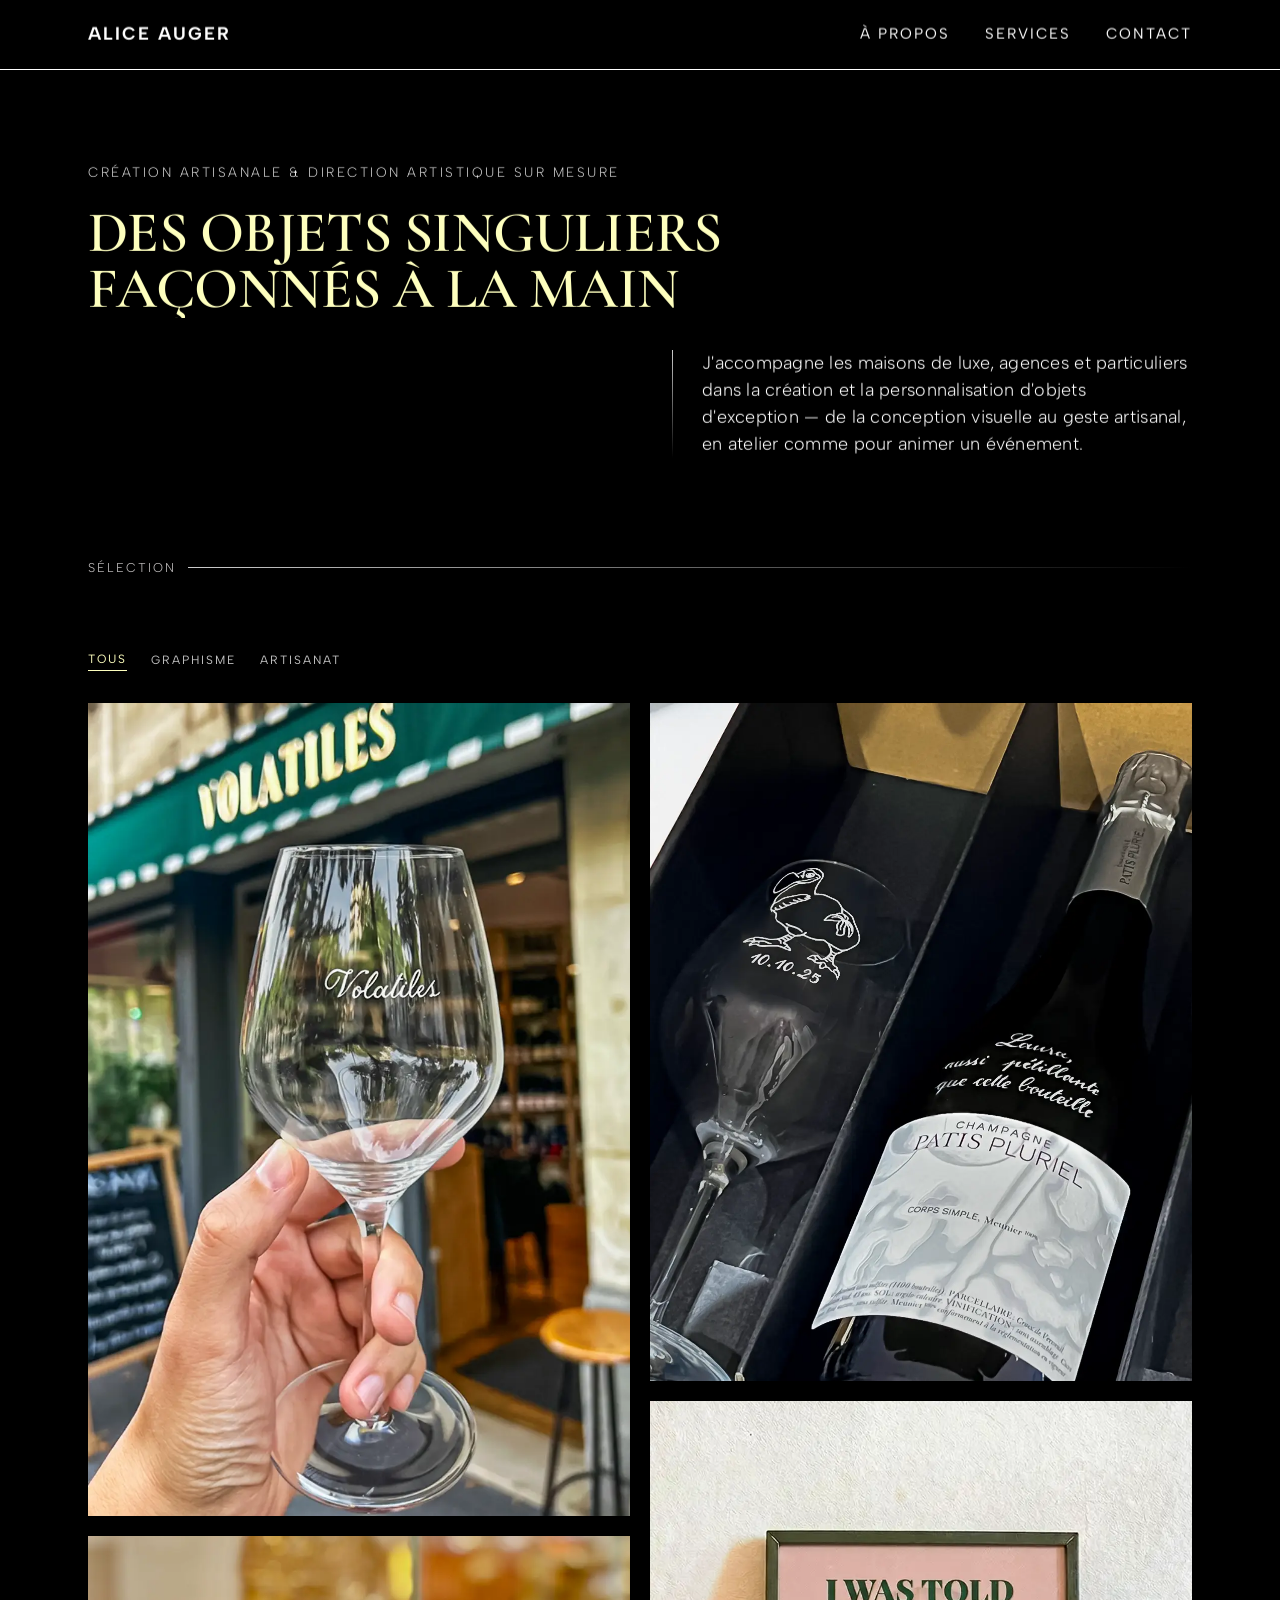
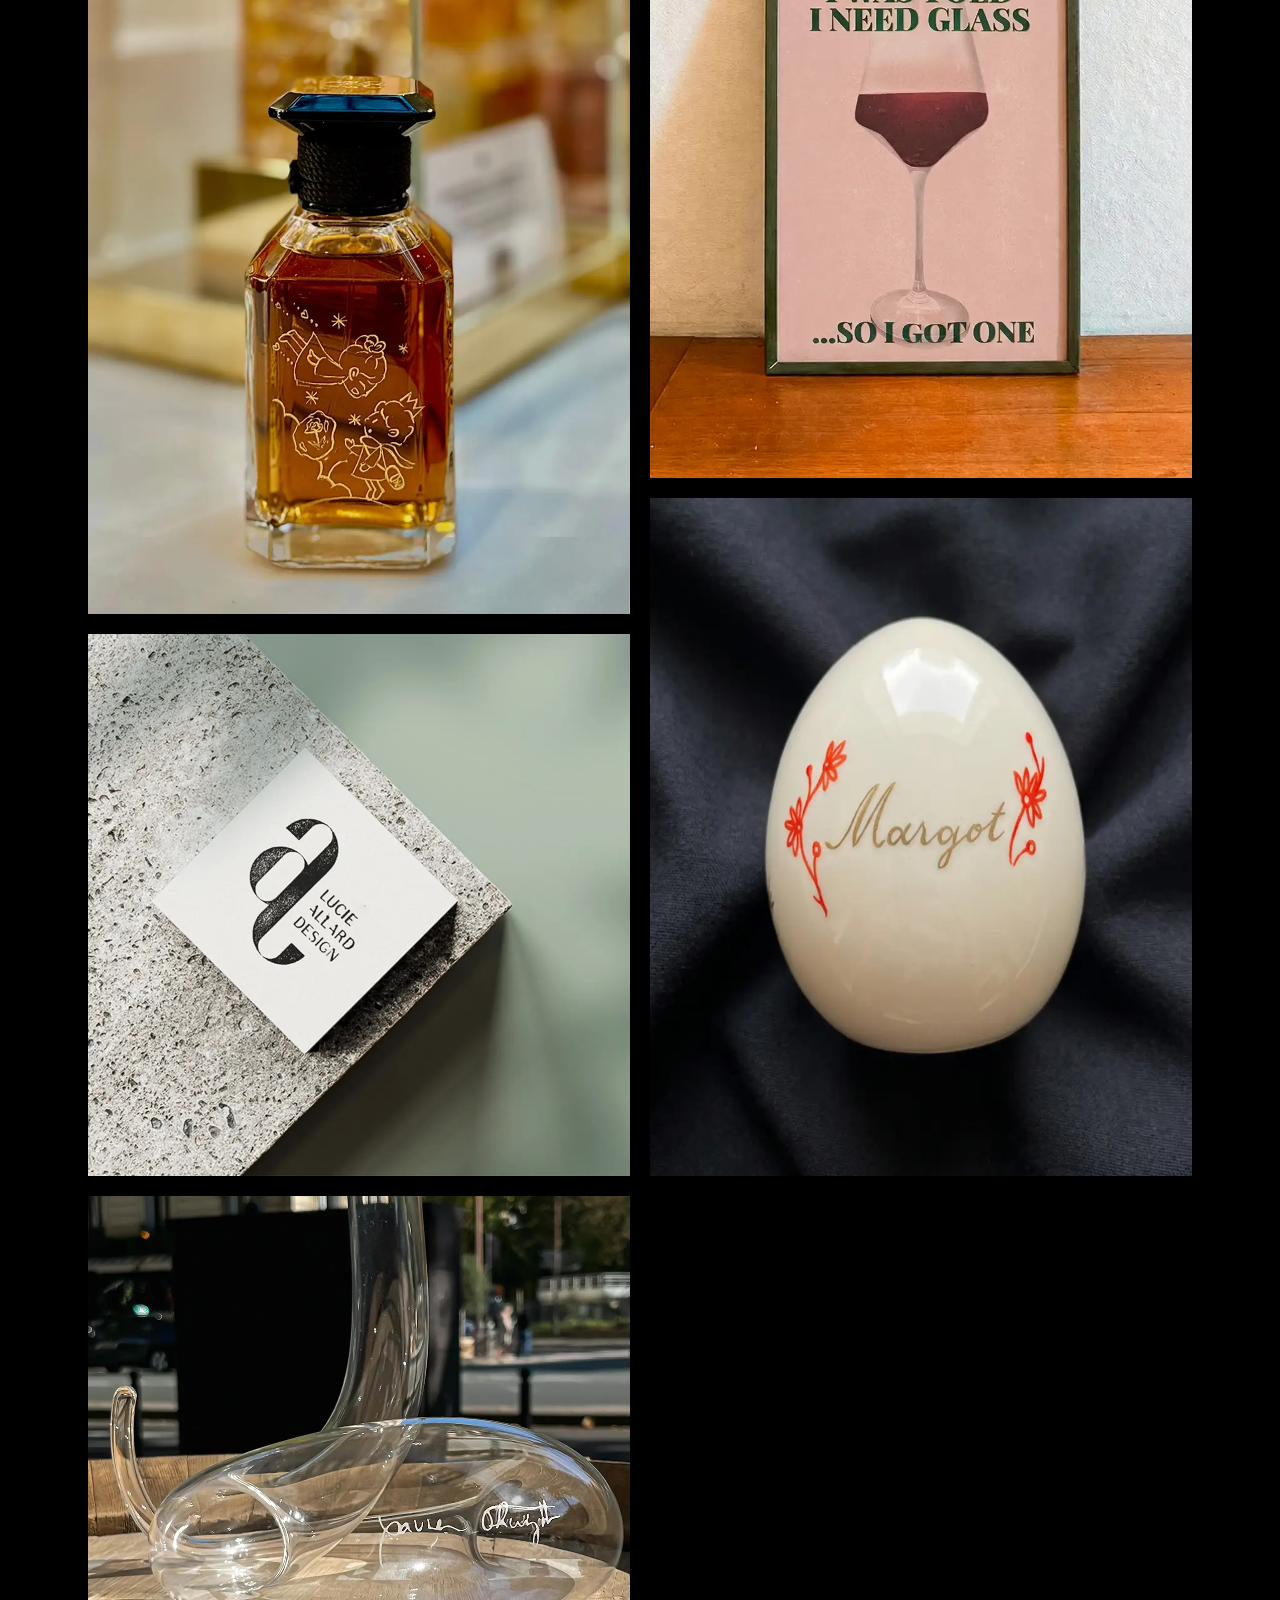
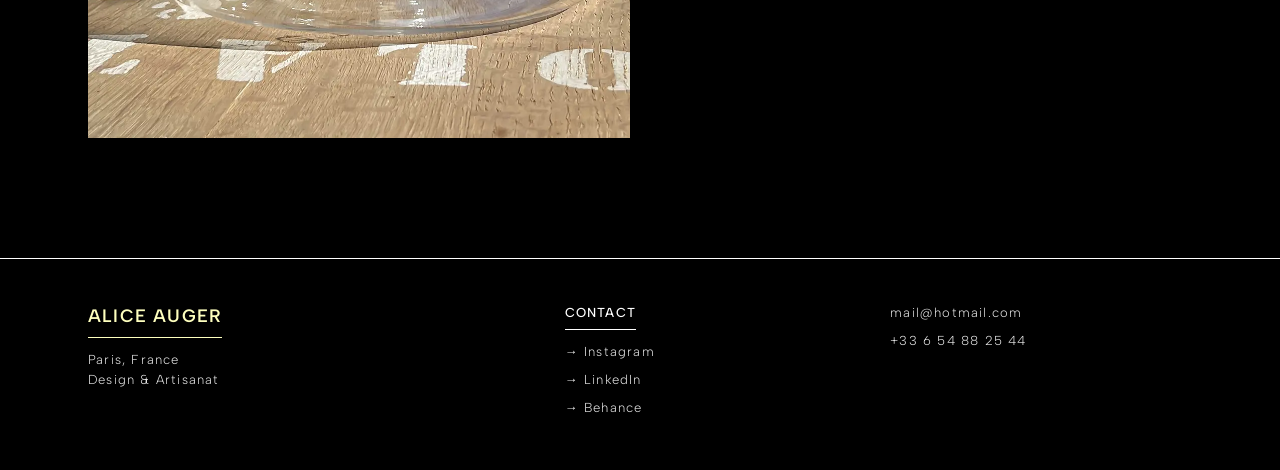
<file: index.html>
<!DOCTYPE html>
<html lang="fr">

<head>
    <meta charset="UTF-8">
    <meta name="viewport" content="width=device-width, initial-scale=1.0">
    <title>Alice Auger | Portfolio</title>
    <link rel="stylesheet" href="css/style.css">
</head>

<body>
    <a href="#main-content" class="skip-link">Aller au contenu</a>
    <div class="progress-bar"></div>
    <header>
        <div class="logo">
            <div class="reveal-mask">
                <a href="index.html" class="reveal-logo">
                    <span class="logo-name">ALICE AUGER</span>

                </a>
            </div>
        </div>

        <input type="checkbox" id="burger-check">
        <label for="burger-check" class="hamburger" aria-label="Ouvrir le menu">
            <span class="bar"></span>
            <span class="bar"></span>
            <span class="bar"></span>
        </label>

        <nav aria-label="Navigation principale">
            <a href="apropos.html">À PROPOS</a>
            <a href="services.html">SERVICES</a>
            <a href="contact.html">CONTACT</a>
        </nav>
    </header>

    <main id="main-content">
      <section class="hero">
    <!-- NOUVEAU SOUS-TITRE -->
    <div class="hero-subtitle">
        <span class="reveal-mask">
            <span class="reveal-text">Création Artisanale & Direction Artistique sur mesure</span>
          
        </span>
        
    </div>

    <h1 class="hero-title">
        <span class="reveal-mask">
            <span class="reveal-text">Des objets singuliers 
          façonnés à la main</span>
        </span>
    </h1>
            <div class="hero-details">
                <div class="hero-col-left"></div>
                <div class="hero-col-right">
                    <div class="divider-line2"></div>
                    <div class="reveal-mask">
                        <p class="reveal-text">
                            J'accompagne les maisons de luxe, agences et particuliers dans la création et la personnalisation d'objets
                            d'exception&nbsp;— de la conception visuelle au geste artisanal, en atelier comme pour
                            animer un événement.
                        </p>
                    </div>
                </div>
            </div>

            <div class="next-label" id="portfolio">
                <span class="txt-label" id="reveal-label">SÉLECTION</span>
                <div class="divider-line"></div>
            </div>
        </section>

        <section class="gallery">
            <div class="filter-nav">
                <button class="filter-btn active" data-filter="all" aria-pressed="true">Tous</button>
                <button class="filter-btn" data-filter="graphisme" aria-pressed="false">Graphisme</button>
                <button class="filter-btn" data-filter="artisanat" aria-pressed="false">Artisanat</button>
            </div>

            <div class="grid-layout">

                <!-- PROJET 1. VOLATILES -->
                <div class="grid-item tall artisanat">
                    <a href="projets.html?id=volatiles">
                        <img src="image/home/vol-2.webp" loading="lazy" alt="Animation de gravure personnalisée sur verre — cave à vin Volatiles">
                        <div class="item-overlay">
                            <div class="category">
                                <span>Artisanat</span>
                                <div class="divider-line3"></div>
                            </div>
                            <div>
                                <h3 class="project-name">Volatiles</h3>
                                <span class="project-date">2025-2026</span>
                            </div>
                        </div>
                    </a>
                </div>

                <!-- PROJET 2. LVMH -->
                <div class="grid-item portrait artisanat">
                    <a href="projets.html?id=lvmh">
                        <img src="image/home/GLH-9.webp" loading="lazy" alt="Prestations de personnalisation artisanal en direct - Partout à Paris"> 
                        <div class="item-overlay">
                            <div class="category">
                                <span>Artisanat</span>
                                <div class="divider-line3"></div>
                            </div>
                            <div>
                                <h3 class="project-name">Partout à Paris</h3>
                                <span class="project-date">depuis 2019</span>
                            </div>
                        </div>
                    </a>
                </div>

                <!-- PROJET 3. LUCIE ALLARD -->
                <div class="grid-item square graphisme">
                    <a href="projets.html?id=lucie-allard">
                        <img src="image/home/logo.webp" loading="lazy" alt="Lucie Allard Design">
                        <div class="item-overlay">
                            <div class="category">
                                <span>Graphisme</span>
                                <div class="divider-line3"></div>
                            </div>
                            <div>
                                <h3 class="project-name">Lucie Allard</h3>
                                <span class="project-date">2024</span>
                            </div>
                        </div>
                    </a>
                </div>

                <!-- PROJET 4. THUIZAT -->
                <div class="grid-item square artisanat">
                    <a href="projets.html?id=signature">
                        <img src="image/home/thuizat.webp" loading="lazy" alt="Gravure d'exception sur carafe en cristal">
                        <div class="item-overlay">
                            <div class="category">
                                <span>Artisanat</span>
                                <div class="divider-line3"></div>
                            </div>
                            <div>
                                <h3 class="project-name">Gravure Signature</h3>
                                <span class="project-date">2025</span>
                            </div>
                        </div>
                    </a>
                </div>

                <!-- PROJET 5. PERSO -->
                <div class="grid-item portrait artisanat">
                    <a href="projets.html?id=particulier">
                        <img src="image/home/client-illu(3).webp" loading="lazy" alt="Design & Artisanat">
                        <div class="item-overlay">
                            <div class="category">
                                <span>Artisanat</span>
                                <div class="divider-line3"></div>
                            </div>
                            <div>
                                <h3 class="project-name">Conception particulière</h3>
                                <span class="project-date">depuis 2024</span>
                            </div>
                        </div>
                    </a>
                </div>

                <!-- PROJET 6. HIBOU -->
                <div class="grid-item portrait graphisme">
                    <a href="projets.html?id=hibou">
                        <img src="image/home/archi-1.webp" loading="lazy"
                            alt="Conception de posters illustrés sur l'univers du vin">
                        <div class="item-overlay">
                            <div class="category">
                                <span>Graphisme</span>
                                <div class="divider-line3"></div>
                            </div>
                            <div>
                                <h3 class="project-name">Posters Illustrés</h3>
                                <span class="project-date">2025</span>
                            </div>
                        </div>
                    </a>
                </div>

                         <!-- PROJET 7. TASAKI -->
                <div class="grid-item portrait artisanat">
                    <a href="projets.html?id=tasaki">
                        <img src="image/projets/tasaki/tasaki.webp" loading="lazy"
                            alt="Projet personnalisé sur mesure pour la maison Tasaki sur des oeufs de paques">
                        <div class="item-overlay">
                            <div class="category">
                                <span>Artisanat</span>
                                <div class="divider-line3"></div>
                            </div>
                            <div>
                                <h3 class="project-name">Animation Maison Tasaki</h3>
                                <span class="project-date">2025</span>
                            </div>
                        </div>
                    </a>
                </div>

            </div>
        </section>
    </main>

    <footer>
        <div class="footer-wrap">
            <div class="f-col">
                <div class="f-logo">ALICE AUGER</div>
                <p class="f-sub">Paris, France<br>Design & Artisanat</p>
            </div>
            <div class="f-col">
                <h2 class="f-title">CONTACT</h2>
                <a href="https://instagram.com" target="_blank" rel="noopener">→ Instagram</a>
                <a href="https://linkedin.com" target="_blank" rel="noopener">→ LinkedIn</a>
                <a href="https://behance.net" target="_blank" rel="noopener">→ Behance</a>
            </div>
            <div class="f-col1">
                <p>mail@hotmail.com</p>
                <p>+33 6 54 88 25 44</p>
            </div>
        </div>
    </footer>
    <script src="js/data.js"></script>
    <script src="js/script.js"></script>
</body>

</html>
</file>
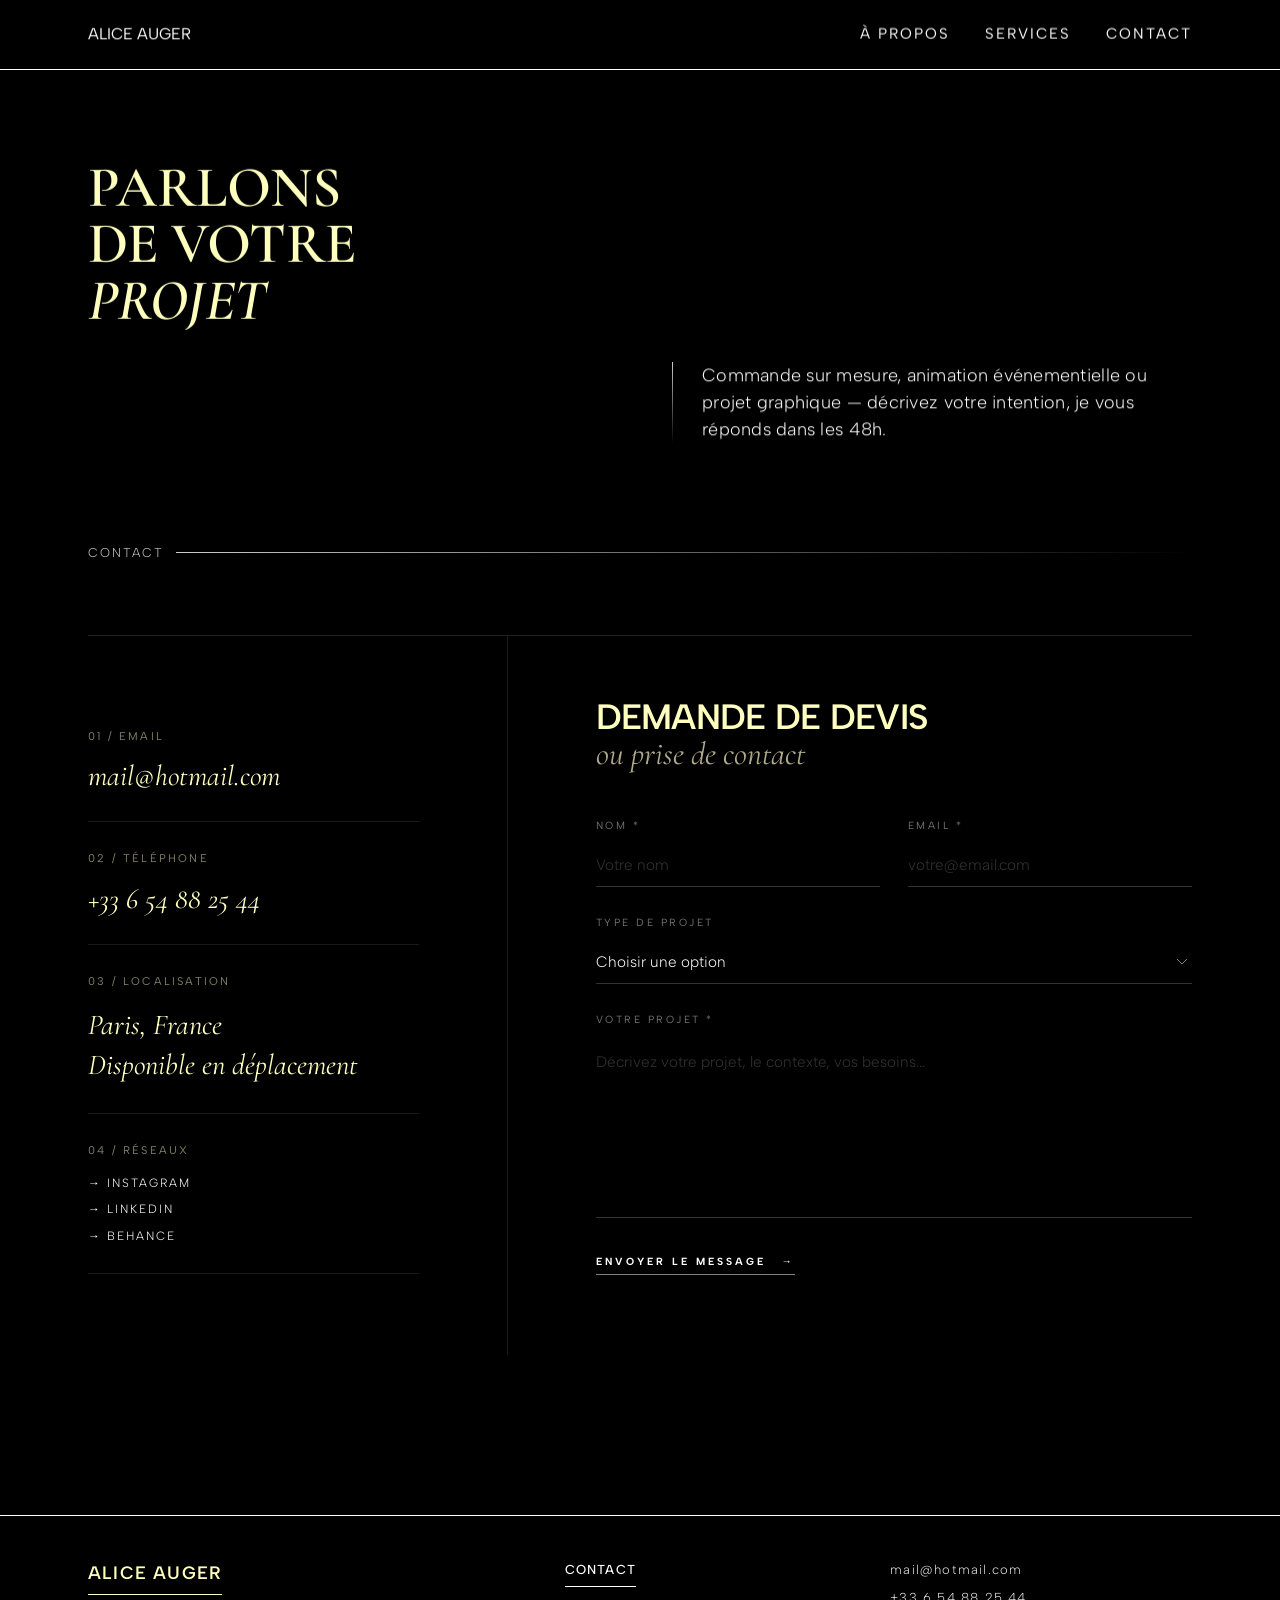
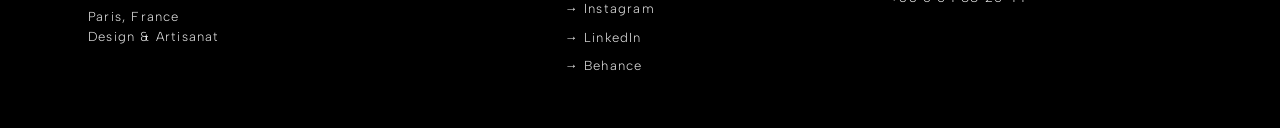
<file: contact.html>
<!DOCTYPE html>
<html lang="fr">

<head>
    <meta charset="UTF-8">
    <meta name="viewport" content="width=device-width, initial-scale=1.0">
    <title>Contact | Alice Auger</title>
    <link rel="stylesheet" href="css/style.css">
    <link rel="stylesheet" href="css/services.css">
</head>

<body>
    <div class="progress-bar"></div>

    <header>
        <div class="logo">
            <div class="reveal-mask">
                <a href="index.html">
                    <div class="reveal-logo">ALICE AUGER</div>
                </a>
            </div>
        </div>

        <input type="checkbox" id="burger-check">
        <label for="burger-check" class="hamburger">
            <span class="bar"></span>
            <span class="bar"></span>
            <span class="bar"></span>
        </label>

        <nav>
            <a href="apropos.html">À PROPOS</a>
            <a href="services.html">SERVICES</a>
            <a href="contact.html">CONTACT</a>
        </nav>
    </header>

    <main>

        <section class="hero">
            <h1 class="hero-title">
                <span class="reveal-mask">
                    <span class="reveal-text">
                        Parlons<br>
                        de votre<br>
                        <span>projet</span>
                    </span>
                </span>
            </h1>

            <div class="hero-details">
                <div></div>
                <div class="hero-col-right">
                    <div class="divider-line2"></div>
                    <div class="reveal-mask">
                        <p class="reveal-text">
                            Commande sur mesure, animation événementielle
                            ou projet graphique — décrivez votre intention,
                            je vous réponds dans les 48h.
                        </p>
                    </div>
                </div>
            </div>

            <div class="next-label">
                <span class="txt-label">CONTACT</span>
                <div class="divider-line"></div>
            </div>
        </section>

        <section class="contact-section">

            <div class="contact-grid">

                <!-- COLONNE GAUCHE : infos -->
                <div class="contact-info">

                    <div class="contact-block">
                        <p class="contact-eyebrow">01 / Email</p>
                        <a href="mailto:mail@hotmail.com" class="contact-link">mail@hotmail.com</a>
                    </div>

                    <div class="contact-block">
                        <p class="contact-eyebrow">02 / Téléphone</p>
                        <a href="tel:+33654882544" class="contact-link">+33 6 54 88 25 44</a>
                    </div>

                    <div class="contact-block">
                        <p class="contact-eyebrow">03 / Localisation</p>
                        <p class="contact-text">Paris, France<br>Disponible en déplacement</p>
                    </div>

                    <div class="contact-block">
                        <p class="contact-eyebrow">04 / Réseaux</p>
                        <div class="contact-socials">
                            <a href="#" class="contact-social-link">→ Instagram</a>
                            <a href="#" class="contact-social-link">→ LinkedIn</a>
                            <a href="#" class="contact-social-link">→ Behance</a>
                        </div>
                    </div>

                </div>

                <!-- COLONNE DROITE : formulaire -->
                <div class="contact-form-wrap">
                    <h2 class="contact-form-title">Demande de devis<br><span>ou prise de contact</span></h2>

                    <form class="contact-form" action="#" method="POST">

                        <div class="form-row">
                            <div class="form-field">
                                <label for="nom">Nom *</label>
                                <input type="text" id="nom" name="nom" placeholder="Votre nom" required>
                            </div>
                            <div class="form-field">
                                <label for="email">Email *</label>
                                <input type="email" id="email" name="email" placeholder="votre@email.com" required>
                            </div>
                        </div>

                        <div class="form-field">
                            <label for="sujet">Type de projet</label>
                            <select id="sujet" name="sujet">
                                <option value="" disabled selected>Choisir une option</option>
                                <option value="commande">Gravure sur mesure — commande</option>
                                <option value="animation">Animation événementielle / boutique</option>
                                <option value="creation">Création graphique & identité visuelle</option>
                                <option value="autre">Autre</option>
                            </select>
                        </div>

                        <div class="form-field">
                            <label for="message">Votre projet *</label>
                            <textarea id="message" name="message" rows="6"
                                placeholder="Décrivez votre projet, le contexte, vos besoins..." required></textarea>
                        </div>

                        <button type="submit" class="form-submit">
                            <span>Envoyer le message</span>
                            <span class="submit-arrow">→</span>
                        </button>

                    </form>
                </div>

            </div>

        </section>

    </main>

    <footer>
        <div class="footer-wrap">
            <div class="f-col">
                <div class="f-logo">ALICE AUGER</div>
                <p class="f-sub">Paris, France<br>Design & Artisanat</p>
            </div>

            <div class="f-col">
                <h2 class="f-title">CONTACT</h2>
                <a href="#">→ Instagram</a>
                <a href="#">→ LinkedIn</a>
                <a href="#">→ Behance</a>
            </div>

            <div class="f-col1">
                <p>mail@hotmail.com</p>
                <p>+33 6 54 88 25 44</p>
            </div>
        </div>
    </footer>

    <script src="js/script.js"></script>
</body>

</html>
</file>
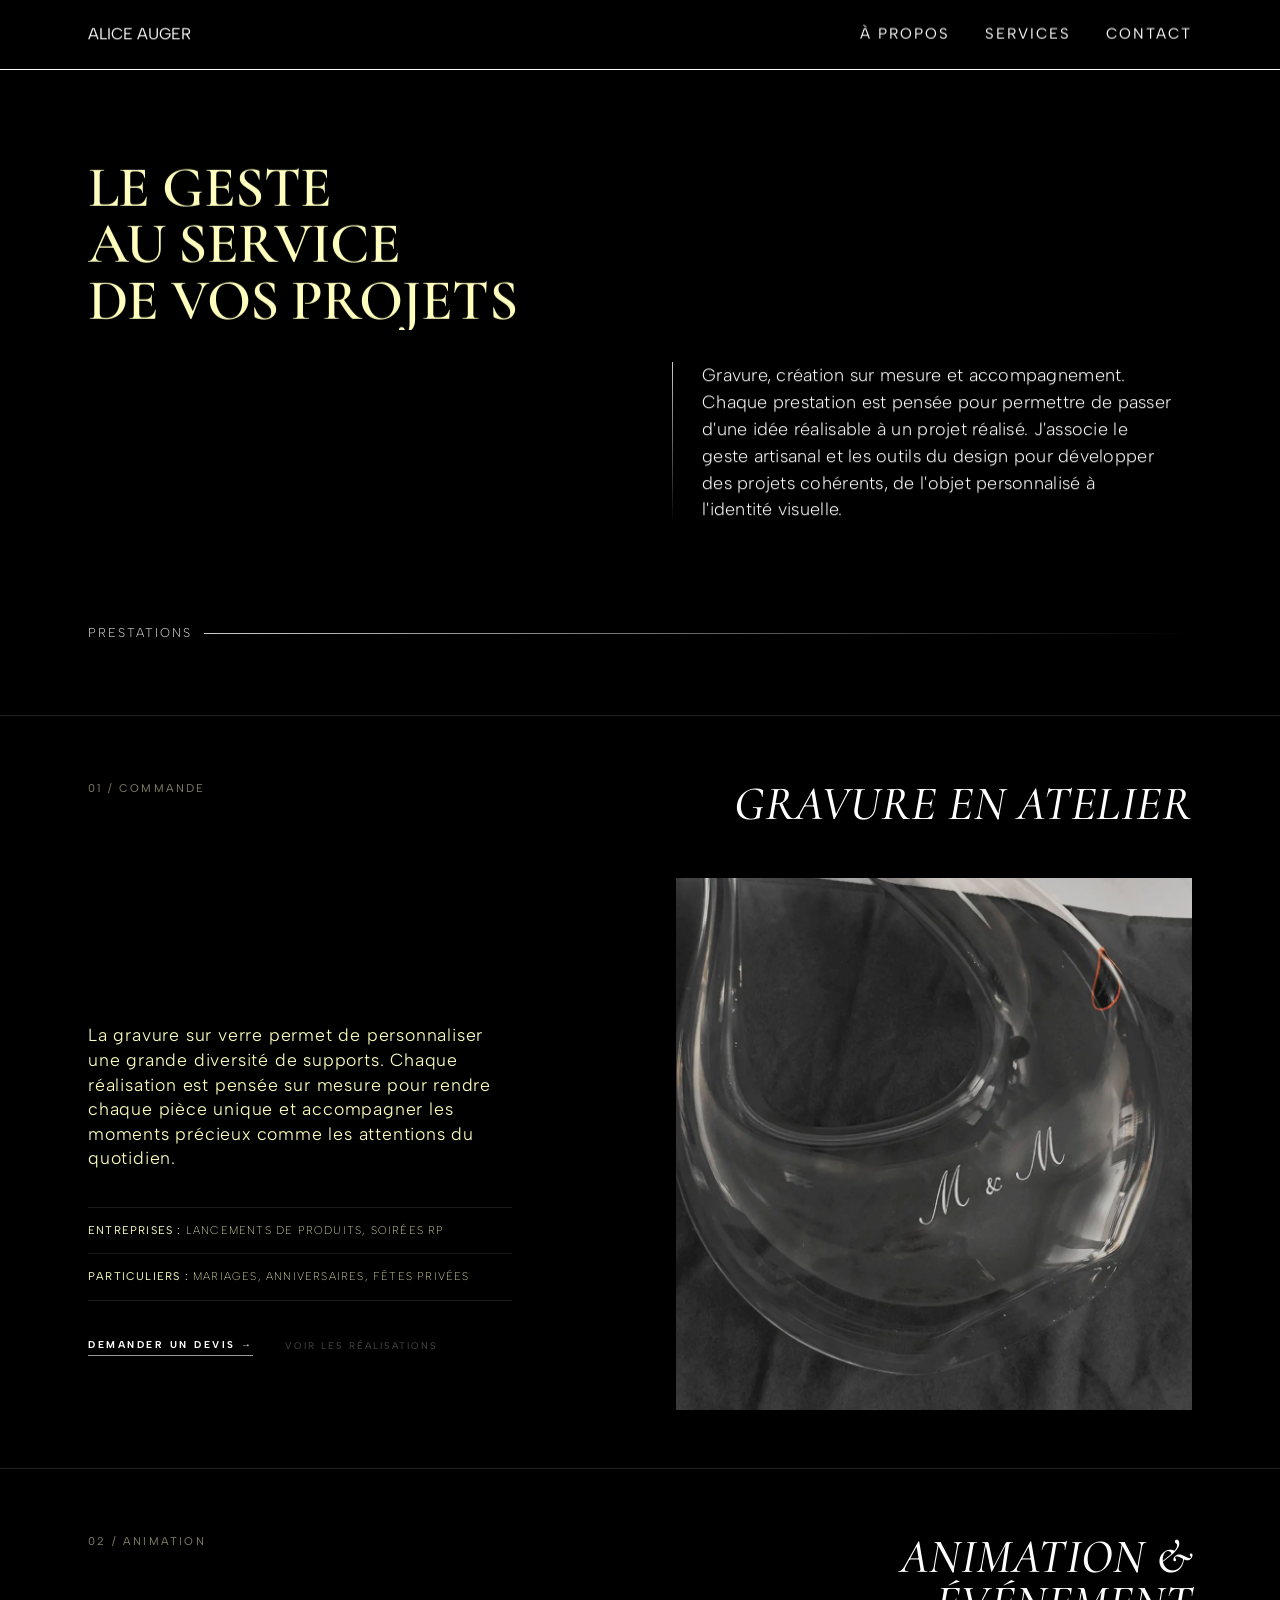
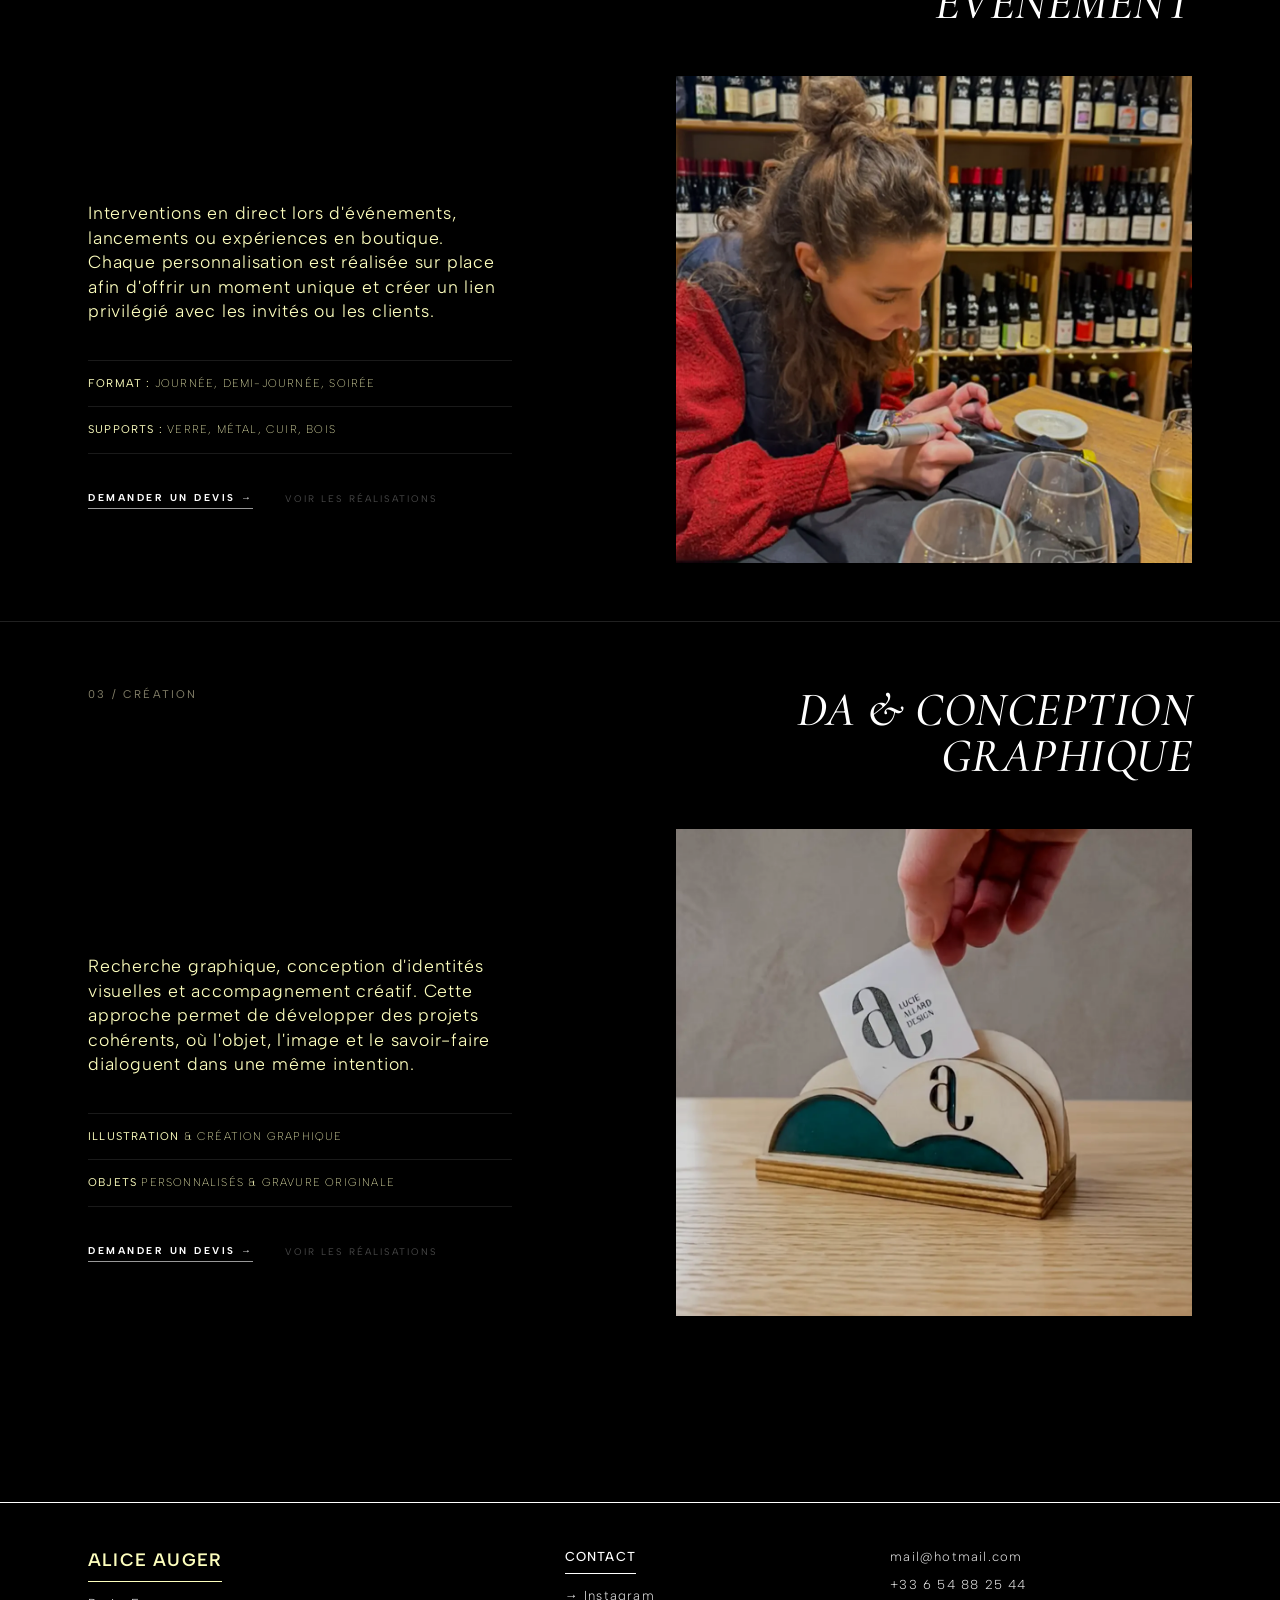
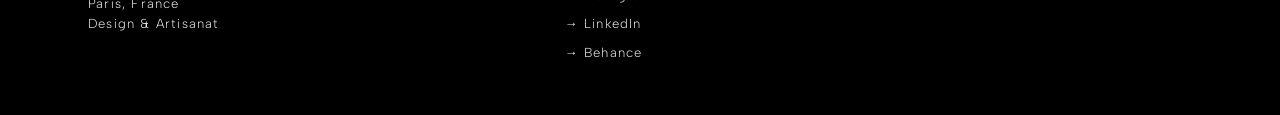
<file: services.html>
<!DOCTYPE html>
<html lang="fr">

<head>
    <meta charset="UTF-8">
    <meta name="viewport" content="width=device-width, initial-scale=1.0">
    <title>Services | Alice Auger</title>
    <link rel="stylesheet" href="css/style.css">
    <link rel="stylesheet" href="css/projets.css">
    <link rel="stylesheet" href="css/services.css">
</head>

<body>
    <div class="progress-bar"></div>
    <header>
        <div class="logo">
            <div class="reveal-mask">
                <a href="index.html">
                    <div class="reveal-logo">ALICE AUGER</div>
                </a>
            </div>
        </div>

        <input type="checkbox" id="burger-check">
        <label for="burger-check" class="hamburger">
            <span class="bar"></span>
            <span class="bar"></span>
            <span class="bar"></span>
        </label>

        <nav>
             <a href="apropos.html">À PROPOS</a>
            <a href="services.html">SERVICES</a>
            <a href="contact.html">CONTACT</a>
        </nav>
    </header>

    <main>

        <section class="hero">
            <h1 class="hero-title">
                <span class="reveal-mask">
                    <span class="reveal-text">
                        Le geste <br>
                        au service <br>
                        de vos projets
                    </span>
                </span>
            </h1>

            <div class="hero-details">
                <div></div>
                <div class="hero-col-right">
                    <div class="divider-line2"></div>
                    <div class="reveal-mask">
                        <p class="reveal-text">
                            Gravure, création sur mesure et accompagnement.
                            Chaque prestation est pensée pour permettre de passer d'une idée réalisable à un projet
                            réalisé.
                            J'associe le geste artisanal et les outils du design pour développer des projets cohérents,
                            de l'objet personnalisé à l'identité visuelle.
                        </p>
                    </div>
                </div>
            </div>

            <div class="next-label">
                <span class="txt-label">PRESTATIONS</span>
                <div class="divider-line"></div>
            </div>
        </section>

        <section class="services-section">

            <!-- 01 -->
            <article class="service-block">
                <div class="service-left">
                    <p class="service-eyebrow">01 / Commande</p>
                    <div class="service-spacer"></div>
                    <div class="service-body">
                        <p class="service-desc">
                            La gravure sur verre permet de personnaliser une grande diversité de supports.

                            
                             
                            
                            Chaque réalisation est pensée sur mesure pour rendre chaque pièce unique
                            et accompagner les moments précieux comme les attentions du quotidien.


                        </p>
                        <ul class="service-tags">
                            <li><strong>Entreprises :</strong> lancements de produits, soirées RP</li>
                            <li><strong>Particuliers :</strong> mariages, anniversaires, fêtes privées</li>
                        </ul>
                        <div class="service-ctas">
                            <a href="contact.html" class="cta-primary">Demander un devis →</a>
                            <a href="#" class="cta-secondary">Voir les réalisations</a>
                        </div>
                    </div>
                </div>
                <div class="service-right">
                    <h2 class="service-title">Gravure en atelier</h2>
                    <div class="service-image">
                        <img src="image/nav/carafe-MM.webp" alt="Gravure en atelier">
                    </div>
                </div>
            </article>

            <!-- 02 -->
            <article class="service-block">
                <div class="service-left">
                    <p class="service-eyebrow">02 / Animation</p>
                    <div class="service-spacer"></div>
                    <div class="service-body">
                        <p class="service-desc">
                            Interventions en direct lors d'événements, lancements ou expériences en boutique.
                            Chaque personnalisation est réalisée sur place afin d'offrir un moment unique et créer un
                            lien privilégié avec les invités ou les clients.
                        </p>
                        <ul class="service-tags">
                            <li><strong>Format :</strong> journée, demi-journée, soirée</li>
                            <li><strong>Supports :</strong> verre, métal, cuir, bois</li>
                        </ul>
                        <div class="service-ctas">
                            <a href="contact.html" class="cta-primary">Demander un devis →</a>
                            <a href="#" class="cta-secondary">Voir les réalisations</a>
                        </div>
                    </div>
                </div>
                <div class="service-right">
                    <h2 class="service-title">Animation & événement</h2>
                    <div class="service-image">
                        <img src="image/nav/noel-5.webp" alt="Animation événementielle">
                    </div>
                </div>
            </article>

            <!-- 03 -->
            <article class="service-block">
                <div class="service-left">
                    <p class="service-eyebrow">03 / Création</p>
                    <div class="service-spacer"></div>
                    <div class="service-body">
                        <p class="service-desc">
                            Recherche graphique, conception d'identités visuelles et accompagnement créatif.
                            Cette approche permet de développer des projets cohérents, où l'objet, l'image et le
                            savoir-faire dialoguent dans une même intention.
                        </p>
                        <ul class="service-tags">
                            <li><strong>Illustration</strong> & création graphique</li>
                            <li><strong>Objets</strong> personnalisés & gravure originale</li>
                        </ul>
                        <div class="service-ctas">
                            <a href="contact.html" class="cta-primary">Demander un devis →</a>
                            <a href="#" class="cta-secondary">Voir les réalisations</a>
                        </div>
                    </div>
                </div>
                <div class="service-right">
                    <h2 class="service-title"> DA & CONCEPTION GRAPHIQUE</h2>
                    <div class="service-image">
                        <img src="image/nav/lucie-2.webp" alt="Design et création">
                    </div>
                </div>
            </article>



        </section>

    </main>

    <footer>
        <div class="footer-wrap">
            <div class="f-col">
                <div class="f-logo">ALICE AUGER</div>
                <p class="f-sub">Paris, France<br>Design & Artisanat</p>
            </div>

            <div class="f-col">
                <h2 class="f-title">CONTACT</h2>
                <a href="#">→ Instagram</a>
                <a href="#">→ LinkedIn</a>
                <a href="#">→ Behance</a>
            </div>

            <div class="f-col1">
                <p>mail@hotmail.com</p>
                <p>+33 6 54 88 25 44</p>
            </div>
        </div>
    </footer>

    <script src="js/data.js"></script>
    <script src="js/script.js"></script>
    <script src="js/projet-manager.js"></script>
</body>

</html>
</file>
<file: css/style.css>
/* ==========================================================================
   1. POLICES & VARIABLES (FLUIDES TOUS ÉCRANS)
   ========================================================================== */
@font-face {
    font-family: 'Albert Sans';
    src: url('../font/AlbertSans-VariableFont_wght.ttf') format('truetype');
    font-weight: 100 900;
    font-style: normal;
    font-display: swap;
}

@font-face {
    font-family: 'Albert Sans';
    src: url('../font/AlbertSans-Italic-VariableFont_wght.ttf') format('truetype');
    font-weight: 100 900;
    font-style: italic;
    font-display: swap;
}

@font-face {
    font-family: 'Cormorant Garamond';
    src: url('../font/CormorantGaramond-VariableFont_wght.ttf') format('truetype');
    font-weight: 100 900;
    font-style: normal;
    font-display: swap;
}

@font-face {
    font-family: 'Cormorant Garamond';
    src: url('../font/CormorantGaramond-Italic-VariableFont_wght.ttf') format('truetype');
    font-weight: 100 900;
    font-style: italic;
    font-display: swap;
}

:root {
    --bg-color: #0a0a0a;
    --black: #000000;
    --white: #FFFFFF;
    --text-color: #feffbe;
    --hover-color: #b1b0b0;
    --border-color: rgba(255, 255, 255, 1);

    --line: linear-gradient(to right, rgba(255, 255, 255, 0.8), transparent);
    --line1: linear-gradient(to left, rgba(0, 0, 0, 0.8), transparent);
    --line2: linear-gradient(to bottom, rgba(255, 255, 255, 0.8), transparent);

    --font-serif: 'Cormorant Garamond', serif;
    --font-sans: 'Albert Sans', sans-serif;

    --pad-sm: 22px;
    --pad-md: 48px;
    --pad-lg: 88px;
    --container: 1200px;

    /* Tailles fluides calculées pour s'adapter continuellement */
    --fs-h1: clamp(1.85rem, 4.5vw, 5.2rem);
    --fs-subtitle: clamp(0.72rem, 1.5vw, 0.85rem);
    --fs-h2: clamp(0.95rem, 1.4vw, 1.25rem);
    --fs-body: clamp(1rem, 0.9vw, 1.1rem);

    --transition-fast: 0.3s cubic-bezier(0.25, 1, 0.5, 1);
    --transition-smooth: 0.6s cubic-bezier(0.16, 1, 0.3, 1);
}

/* ==========================================================================
   2. REZ-DE-CHAUSSÉE : STYLES DE BASE (MOBILE PAR DÉFAUT)
   ========================================================================== */
* {
    margin: 0;
    padding: 0;
    box-sizing: border-box;
}

html {
    scroll-behavior: smooth;
    -webkit-text-size-adjust: 100%;
}

body {
    background-color: var(--black);
    color: var(--white);
    font-family: var(--font-sans);
    font-size: var(--fs-body);
    line-height: 1.55;
    overflow-x: hidden;
}

/* --- VIEW TRANSITION API (native) ---
   Active la transition entre documents (pages) gérée nativement par le
   navigateur : ::view-transition-old(root) = l'ancienne page ("from"),
   ::view-transition-new(root) = la nouvelle page ("to"). Supporté sur
   Chrome/Edge 126+ et Safari 18.2+ ; ignoré silencieusement ailleurs
   (Firefox), auquel cas le calque JS ci-dessous prend le relais. */
@view-transition {
    navigation: auto;
}

/* Fondu qui passe par le noir de la charte plutôt qu'un crossfade neutre :
   l'ancienne page disparaît d'abord, puis la nouvelle apparaît. */
::view-transition-old(root) {
    animation: page-fade-out 0.35s cubic-bezier(0.65, 0, 0.35, 1) forwards;
}

::view-transition-new(root) {
    animation: page-fade-in 0.35s cubic-bezier(0.65, 0, 0.35, 1) 0.25s backwards;
}

@keyframes page-fade-out {
    to {
        opacity: 0;
    }
}

@keyframes page-fade-in {
    from {
        opacity: 0;
    }
}

/* --- REPLI JS : calque noir manuel ---
   Uniquement utilisé par script.js sur les navigateurs qui ne supportent
   pas encore la View Transition API ci-dessus (ex: Firefox). */
.page-transition-overlay {
    position: fixed;
    inset: 0;
    background: var(--black);
    z-index: 9999;
    opacity: 1;
    pointer-events: none;
    transition: opacity 0.6s cubic-bezier(0.65, 0, 0.35, 1);
}

.page-transition-overlay.is-hidden {
    opacity: 0;
}

a,
button {
    text-decoration: none;
    background: none;
    border: none;
    color: inherit;
    font: inherit;
}

a:focus-visible,
button:focus-visible,
.hamburger:focus-visible {
    outline: 1px solid var(--text-color);
    outline-offset: 3px;
}

img,
picture,
video {
    display: block;
    max-width: 100%;
}

.progress-bar {
    position: fixed;
    top: 70px;
    left: 0;
    width: 0%;
    height: 1.5px;
    background-color: var(--text-color);
    opacity: 0.9;
    z-index: 9999;
}

.skip-link {
    position: absolute;
    top: -100px;
    left: 12px;
    background: var(--text-color);
    color: var(--black);
    padding: 10px 16px;
    font-size: 13px;
    font-weight: 600;
    letter-spacing: 0.5px;
    z-index: 10000;
    transition: top 0.2s ease;
}

.skip-link:focus {
    top: 12px;
    /* apparaît uniquement à la navigation clavier (tab) */
}

.container {
    max-width: var(--container);
    margin-inline: auto;
}

.page-pad {
    padding-inline: var(--pad-sm);
}

/* --- HEADER MOBILE --- */
header {
    position: fixed;
    top: 0;
    width: 100%;
    height: 70px;
    padding: 0 var(--pad-sm);
    display: flex;
    justify-content: space-between;
    align-items: center;
    border-bottom: 1px solid white;
    z-index: 1000;
    background: var(--black);
}

.logo-name {
    font-size: 14px;
    letter-spacing: 2px;
    font-weight: 700;
}

.reveal-logo {
    display: flex;
    flex-direction: column;
    justify-content: center;
    transform: translateY(-110%);
    animation: wipeDown 1s cubic-bezier(0.76, 0, 0.24, 1) forwards;
    animation-delay: 0s;
    will-change: transform;
}

@keyframes wipeDown {
    to {
        transform: translateY(0);
    }
}

header nav {
    position: fixed;
    top: 0;
    left: 0;
    width: 100%;
    height: 70px;
    background: var(--black);
    display: flex;
    align-items: center;
    justify-content: flex-end;
    padding-right: 70px;
    gap: 20px;
    clip-path: ellipse(0% 150% at 100% 50%);
    overflow: hidden;
    transition: clip-path 0.8s cubic-bezier(0.65, 0, 0.35, 1);
    z-index: 1050;
    pointer-events: none;
}

header nav a {
    color: var(--white);
    font-size: clamp(0.75rem, 1.6vw, 0.9375rem);
    /* 12px → 15px, remplace les paliers fixes 10/11/12px */
    letter-spacing: 1px;
    font-weight: 400;
    padding-right: 10px;
    display: inline-block;
    will-change: transform;
    transform: translateY(-110%);
    animation: wipeDown 1s cubic-bezier(0.76, 0, 0.24, 1) forwards;
}

header nav a:nth-child(1) {
    animation-delay: 0.1s;
    will-change: transform;
    transform: translateY(-110%);
    animation: wipeDown 1s cubic-bezier(0.76, 0, 0.24, 1) forwards;
}

header nav a:nth-child(2) {
    animation-delay: 0.2s;
    will-change: transform;
    transform: translateY(-110%);
    animation: wipeDown 1.1s cubic-bezier(0.76, 0, 0.24, 1) forwards;
}

header nav a:nth-child(3) {
    animation-delay: 0.3s;
    will-change: transform;
    transform: translateY(-110%);
    animation: wipeDown 1.3s cubic-bezier(0.76, 0, 0.24, 1) forwards;
}

nav a:hover {
    color: var(--text-color);
    font-weight: 500;
}

#burger-check {
    display: none;
}

.hamburger {
    display: flex;
    flex-direction: column;
    justify-content: space-between;
    width: 24px;
    height: 13px;
    cursor: pointer;
    z-index: 1100;
    position: relative;
}

.hamburger::after {
    content: "";
    position: absolute;
    top: 50%;
    left: 50%;
    width: 44px;
    height: 44px;
    transform: translate(-50%, -50%);
    /* zone cliquable élargie à 44×44px (norme tactile) sans changer l'icône visible */
}

.bar {
    width: 100%;
    height: 1px;
    background-color: var(--white);
    transition: all 0.4s ease;
}

#burger-check:checked~nav {
    clip-path: ellipse(150% 150% at 100% 50%);
    pointer-events: auto;
}

#burger-check:checked~.hamburger .bar:nth-child(1) {
    transform: translateY(6px) rotate(45deg);
}

#burger-check:checked~.hamburger .bar:nth-child(2) {
    opacity: 0;
}

#burger-check:checked~.hamburger .bar:nth-child(3) {
    transform: translateY(-6px) rotate(-45deg);
}

/* --- HERO SECTION (MOBILE) --- */
.reveal-mask {
    overflow: hidden;
    display: block;
}

/* Wipe-up depuis le masque — pas de fade, le texte monte derrière le clip */
.reveal-text {
    display: inline-block;
    transform: translateY(110%);
    animation: wipeUp 1.1s cubic-bezier(0.76, 0, 0.24, 1) forwards;
    will-change: transform;
}

@keyframes wipeUp {
    to {
        transform: translateY(0);
    }
}

/* Cascade hero : après que le header a fini (~0.4s) */
.hero-subtitle .reveal-text {
    animation-delay: 0.4s;
}

h1.hero-title .reveal-text {
    animation-delay: 0.5s;
}

.hero-col-right .reveal-text {
    animation-delay: 0.8s;
}

.hero {
    padding: 110px var(--pad-sm) 40px;
}

.hero-subtitle {
    margin-bottom: 12px;
    max-width: 80%;
}

.hero-subtitle .reveal-text {
    font-family: var(--font-sans);
    font-size: var(--fs-subtitle);
    font-weight: 270;
    opacity: 0.91;
    letter-spacing: 2px;
    text-transform: uppercase;
    color: var(--white);

    line-height: 1.35;
    white-space: normal;
}

h1.hero-title .reveal-text {
    font-family: var(--font-serif);
    font-size: var(--fs-h1);
    line-height: 1.1;
    letter-spacing: -0.01em;
    font-weight: 600;
    text-transform: uppercase;
    color: var(--text-color);
    text-wrap: balance;
    max-width: 100%;
    font-style: normal;
}

.hero-title span {
    font-family: var(--font-serif);
    font-style: italic;
    text-transform: uppercase;
}

.hero-details {
    display: grid;
    grid-template-columns: 1fr;
    gap: 24px;
    margin-top: 32px;
    margin-bottom: 60px;

}

.hero-col-left {
    display: none;
}

.hero-col-right {
    position: relative;
    padding-bottom: 0;
    max-width: 100%;



}

.hero-col-right p {
    position: relative;
    padding-left: 16px;
    font-size: var(--fs-h2);
    color: var(--white);
    letter-spacing: 0.015em;
    font-weight: 300;
    line-height: 1.50;
    margin-bottom: 0;
    text-wrap: pretty;


}

/* Les lignes tirent avec la même courbe, après leur texte associé */
.divider-line {
    width: 100%;
    height: 1px;
    background: var(--line);
    transform: scaleX(0);
    transform-origin: left center;
    animation: scaleLine 1s cubic-bezier(0.76, 0, 0.24, 1) forwards;
    animation-delay: 1.2s;
}

@keyframes scaleLine {
    to {
        transform: scaleX(1);
    }
}

.divider-line2 {
    position: absolute;
    left: 0;
    top: 0;
    width: 1px;
    height: 100%;
    background: var(--line2);
    transform: scaleY(0);
    transform-origin: top center;
    animation: scaleLineY 1s cubic-bezier(0.76, 0, 0.24, 1) forwards;
    animation-delay: 0.85s;
    z-index: 5;
}

@keyframes scaleLineY {
    to {
        transform: scaleY(1);
    }
}

.next-label {
    display: flex;
    align-items: center;
    gap: 12px;
}

.txt-label  {
    font-family: var(--font-sans);
    font-size: clamp(0.72rem, 1.3vw, 0.8rem);
    /* plancher remonté de 9.6px à 11.5px */
    font-weight: 300;
    letter-spacing: 2px;
    color: rgb(201, 198, 198);
    white-space: nowrap;
    text-transform: uppercase;
}



/* --- GALERIE (MOBILE : 1 COLONNE) --- */
.gallery {
    padding: 0 var(--pad-sm);
    margin-bottom: 80px;
    max-width: 1600px;
    margin-inline: auto;
}

.filter-nav {
    opacity: 0;
    transform: translateY(10px);
    transition: opacity 0.8s cubic-bezier(0.25, 1, 0.5, 1), transform 0.8s cubic-bezier(0.25, 1, 0.5, 1);
    margin-bottom: 32px;
    display: flex;
    flex-wrap: wrap;
    gap: 24px;
}

.filter-nav.is-visible {
    opacity: 1;
    transform: translateY(0);
}

.filter-btn {
    color: var(--white);
    font-family: var(--font-sans);
    font-size: 12px;
    opacity: 0.75;
    /* remonté de 0.55 → 0.75 pour rester lisible (contraste insuffisant sinon) */
    transition: 0.2s;
    cursor: pointer;
    text-transform: uppercase;
    letter-spacing: 2px;
}

.filter-btn:hover,
.filter-btn.active {
    opacity: 1;
    color: var(--text-color);
}

.filter-btn.active {
    border-bottom: 1px solid var(--text-color);
    padding-bottom: 2px;
}

.grid-layout {
    display: block;
    column-count: 1;
    column-gap: 20px;
    width: 100%;
}

.grid-item {
    position: relative;
    overflow: hidden;
    width: 100%;
    cursor: pointer;
    break-inside: avoid;
    opacity: 0;
    transform: translateY(12px);
    margin-bottom: 20px;
    transition: opacity 0.9s cubic-bezier(0.25, 1, 0.5, 1), transform 0.9s cubic-bezier(0.25, 1, 0.5, 1);
    display: block;
}

.grid-item.tall img,
.grid-item.portrait img {
    aspect-ratio: 4 / 5;
}

.grid-item.square img {
    aspect-ratio: 1 / 1;
}

.grid-item.wide img {
    aspect-ratio: 16 / 10;
}

.grid-item img {
    width: 100%;
    height: 100%;
    object-fit: cover;
    display: block;
    transition: transform 0.8s cubic-bezier(0.22, 1, 0.36, 1), filter 0.8s cubic-bezier(0.22, 1, 0.36, 1);
}

.grid-item a {
    display: block;
    width: 100%;
    height: auto;
}

.grid-item.is-visible {
    opacity: 1 !important;
    transform: translateY(0) !important;
    pointer-events: auto;
}

.grid-item.filtering-out,
.grid-item.hidden {
    display: none !important;
}

/* Le délai de la cascade (.grid-item.is-visible, .filter-nav.is-visible)
   est désormais calculé dynamiquement en JS (voir script.js, section 3bis),
   pour s'adapter au nombre d'éléments visibles simultanément selon l'écran. */

.item-overlay {
    position: absolute;
    inset: 0;
    opacity: 1;
    background: linear-gradient(to bottom,
            rgba(0, 0, 0, 0.55) 0%,
            rgba(0, 0, 0, 0) 25%,
            rgba(0, 0, 0, 0) 55%,
            rgba(0, 0, 0, 0.8) 100%);
    /* bande sombre en haut (catégorie) ET en bas (titre/date), transparent au centre */
    display: flex;
    flex-direction: column;
    justify-content: space-between;
    padding: 20px;
    transition: opacity 0.5s ease;
    z-index: 2;
}

.divider-line3 {
    background: var(--line);
    width: 24px;
    height: 1px;
}

.category {
    font-size: clamp(0.7rem, 1vw, 0.8125rem);
    /* 11.2px → 13px, remplace le 10px fixe */
    font-family: var(--font-sans);
    letter-spacing: 1.8px;
    font-weight: 430;
    text-transform: uppercase;
    display: flex;
    align-items: center;
    gap: 8px;
    color: var(--white);
    text-shadow: 0 1px 4px rgba(0, 0, 0, 0.6);
    /* filet de sécurité si l'image est très claire sous le dégradé */
}

.project-name {
    font-family: var(--font-sans);
    font-size: 1.1rem;
    font-weight: 590;
    text-transform: uppercase;
    letter-spacing: 1px;
    color: var(--white);
    margin-bottom: 4px;
}

.project-date {
    font-family: var(--font-sans);
    font-style: italic;
    font-weight: 300;
    font-size: clamp(0.7rem, 1vw, 0.8125rem);
    /* 11.2px → 13px, remplace le 10px fixe */
    letter-spacing: 1.5px;
    text-transform: uppercase;
    color: rgba(255, 255, 255, 0.85);
    /* opacité relevée de 0.637 → 0.85 pour rester lisible sur fond noir */
    display: block;
    margin-top: 2px;
}

/* --- FOOTER MOBILE --- */
footer {
    border-top: 1px solid white;
    padding: 16px var(--pad-sm);
}

.footer-wrap {
    display: grid;
    grid-template-columns: 1fr;
    gap: 24px;
    padding: 20px 0;
    letter-spacing: 1.2px;
}

.f-logo {
    font-size: 18px;
    font-weight: 600;
    margin-bottom: 12px;
    width: fit-content;
    color: var(--text-color);
    border-bottom: 1px solid var(--text-color);
    padding-bottom: 6px;
}

.f-col a,
.footer-wrap a,
.footer-wrap p {
    color: var(--white);
    text-decoration: none;
    font-size: clamp(0.8125rem, 1vw, 0.9375rem);
    /* 13px → 15px, remplace le 13px fixe */
    margin-bottom: 8px;
    display: block;
    font-weight: 300;
    opacity: 0.9;
    transition: 0.3s;
}

.f-col a:active,
.footer-wrap a:active {
    opacity: 0.6;
    /* feedback visuel au tap sur mobile, là où le hover n'existe pas */
}

.f-title {
    font-size: clamp(0.8125rem, 1vw, 0.9375rem);
    /* 13px → 15px, cohérent avec .f-col a */
    font-weight: 500;
    margin-bottom: 12px;
    width: fit-content;
    color: var(--white);
    border-bottom: 1px solid var(--white);
    padding-bottom: 6px;
}


/* ==========================================================================
   3. ÉTAGES SUPERIEURS : ADAPTATIONS PROGRESSIVES (TABLETTE ET DESKTOP)
   ========================================================================== */

/* TABLETTE (768px+) */
@media (min-width: 768px) {
    .page-pad {
        padding-inline: var(--pad-md);
    }

    /* Header */
    header {
        padding: 0 var(--pad-md);
    }

    .hamburger,
    #burger-check {
        display: none !important;
    }

    header nav {
        position: static;
        width: auto;
        height: auto;
        background: transparent;
        display: flex;
        padding-right: 0;
        gap: 0;
        clip-path: none;
        pointer-events: auto;
    }


    header nav a {
        margin-left: 20px;
        letter-spacing: 1.5px;
        padding-right: 0;
        transform: none;
    }

    /* Hero */
    .hero {
        padding: 140px var(--pad-md) 60px;
    }

    .hero-subtitle {
        margin-bottom: 20px;
    }

    .hero-subtitle .reveal-text {
        letter-spacing: 2.5px;
    }

    h1.hero-title .reveal-text {
        line-height: 0.98;
    }

    .hero-details {
        grid-template-columns: 1.1fr 0.9fr;
        margin-bottom: 100px;

    }




    /* Galerie 2 colonnes */
    .gallery {
        padding: 0 var(--pad-md);
        margin-bottom: 120px;
    }

    .grid-layout {
        column-count: 2;
        column-gap: 17px;
    }

    .grid-item {
        margin-bottom: 17px;
    }

    .grid-item.tall img {
        aspect-ratio: 6 / 9;
    }

    .grid-item.portrait img {
        aspect-ratio: 4 / 5;
    }

    .grid-item.square img {
        aspect-ratio: 1 / 1;
    }

    .grid-item.wide img {
        aspect-ratio: 4 / 3;
    }

    /* Footer */
    footer {
        padding: 20px var(--pad-md);
    }

    .footer-wrap {
        grid-template-columns: 1.5fr 1fr 1fr;
    }
}

/* DESKTOP (1024px+) */
@media (min-width: 1024px) {
    .reveal-logo {
        flex-direction: row;
        align-items: baseline;
    }

    header nav a {
        margin-left: 35px;
        letter-spacing: 2px;
    }

    header .logo-name {
        font-size: 18px;
    }

    .hero {
        padding: 160px var(--pad-lg) 72px;
    }

    .hero-details {
        grid-template-columns: 1.1fr 0.9fr;
        margin-bottom: 100px;


    }

    .hero-col-left {
        display: block;
    }

    .hero-col-right {
        min-width: 520px;
        max-width: 85%;

    }

    .hero-col-right p {
        padding-left: 30px;


    }

    .gallery {
        padding: 0 var(--pad-lg);
    }

    .grid-layout {
        column-gap: 20px;
    }

    .grid-item {
        margin-bottom: 20px;
    }

    /* Overlay au survol uniquement sur grands écrans */
    .item-overlay {
        opacity: 0;
        background: radial-gradient(ellipse at center, rgba(0, 0, 0, 0) 50%, rgba(0, 0, 0, 0.6) 100%);
        padding: 30px;
    }

    .project-name {
        font-size: clamp(1.2rem, 2vw, 1.8rem);
    }
}

/* GRAND DESKTOP (1280px+) */
@media (min-width: 1280px) {

    .page-pad,
    header,
    .gallery {
        padding-inline: var(--pad-lg);
    }

    footer {
        padding: 24px var(--pad-lg);
    }
}

/* ==========================================================================
   4. INTERACTIONS SOURIS (HOVER INTERFACE)
   ========================================================================== */
@media (hover: hover) and (min-width: 1025px) {
    .grid-item img {
        transition: transform 0.8s cubic-bezier(0.25, 1, 0.5, 1), filter 0.8s ease;
    }

    .grid-item:hover img {
        transform: scale(1.03);
    }

    .grid-item:hover .item-overlay {
        opacity: 1;
    }

    .f-col a:hover {
        opacity: 0.7;
        transform: translateX(2px);
    }
}

/* ==========================================================================
   5. ACCESSIBILITÉ : RÉDUCTION DES ANIMATIONS
   ========================================================================== */
@media (prefers-reduced-motion: reduce) {

    *,
    *::before,
    *::after {
        animation-duration: 0.01ms !important;
        animation-iteration-count: 1 !important;
        transition-duration: 0.01ms !important;
        scroll-behavior: auto !important;
    }

    /* Les éléments animés par transform à l'état initial doivent rester visibles */
    .reveal-logo,
    .reveal-text,
    header nav a {
        transform: none !important;
    }

    .divider-line,
    .divider-line2 {
        transform: scaleX(1) !important;
        transform-origin: initial;
    }

    .divider-line2 {
        transform: scaleY(1) !important;
    }
}
</file>
<file: css/services.css>
/*=========================
SERVICES
=========================*/

.services-section {
    padding: 0;
    margin-bottom: 160px;
}

.service-block {
    border-top: 1px solid rgba(255,255,255,.13);
    display: grid;
    grid-template-columns: 1fr;
    gap: 48px;
    padding: 56px var(--pad-sm) 72px;
}

/* === COLONNE GAUCHE === */
.service-left {
    display: flex;
    flex-direction: column;
    gap: 0;
}

.service-eyebrow {
    font-size: 0.7rem;
    letter-spacing: 2.2px;
    text-transform: uppercase;
      color: #fcf4c786;
    font-weight: 400;
    margin-bottom: 0;
}

.service-spacer {
    flex: 1;
    min-height: 60px;
}

.service-body {
    display: flex;
    flex-direction: column;
    gap: 36px;
}

.service-desc {
    font-family: var(--font-sans);
    font-size: 1.1rem;
    letter-spacing: 0.8px;
      color: var(--text-color);
    line-height: 1.4;
    max-width: 480px;
    font-weight: 340;
}

.service-tags {
    list-style: none;
    display: flex;
    flex-direction: column;
    gap: 0;
    border-top: 1px solid rgba(255,255,255,.1);
}

.service-tags li {
    font-size: .7rem;
    letter-spacing: 1.2px;
    text-transform: uppercase;
    padding: 14px 0;
    border-bottom: 1px solid rgba(255,255,255,.1);
    color: var(--text-color);
    font-weight: 200;
}

.service-tags li strong {
    color: var(--text-color);
    font-weight: 400;
}

.service-ctas {
    display: flex;
    align-items: center;
    gap: 32px;
}

.cta-primary {
    font-size: .62rem;
    letter-spacing: 2.5px;
    text-transform: uppercase;
    color: #fff;
    text-decoration: none;
    border-bottom: 1px solid rgba(255,255,255,.6);
    padding-bottom: 3px;
    font-weight: 700;
    transition: border-color .2s;
}

.cta-primary:hover { border-color: #fff; }

.cta-secondary {
    font-size: .6rem;
    letter-spacing: 2px;
    text-transform: uppercase;
    color: rgba(255,255,255,.28);
    text-decoration: none;
    transition: color .2s;
}

.cta-secondary:hover { color: rgba(255,255,255,.6); }

/* === COLONNE DROITE === */
.service-right {
    display: flex;
    flex-direction: column;
    gap: 0;
}

.service-title {
    font-size: clamp(1.8rem, 4vw, 3.2rem);
    font-family: var(--font-serif);
    font-style: italic;
    line-height: .95;
    text-transform: uppercase;
    font-weight: 500;
    letter-spacing: .01em;
    text-align: right;
    color: #fff;
    padding-bottom: 20px;
}

.service-title em {
    font-family: var(--font-serif);
    font-style: italic;
    font-weight: 500;
}

.service-image {
    height:80vh;
   max-height: 68vh;
   width:100%;
   margin-top: 30px;
    overflow: hidden;
    background: rgba(255,255,255,.04);
}

.service-image img {
    width: 100%;
    height: 100%;
    object-fit: cover;
    display: block;
    filter: brightness(.85);
    transition: transform .8s ease, filter .5s ease;
}

.service-block:hover .service-image img {
    transform: scale(1.025);
    filter: brightness(.93);
}

/* === DESKTOP === */
@media (min-width: 768px) {
    .service-block {
        grid-template-columns: 45% 55%;
        grid-template-rows: 640px;
        gap: 0;
        padding: 0;
        align-items: stretch;
        margin-bottom: 24px;
    }

    .service-left {
        padding: 56px 48px 72px var(--pad-md);
    }

    /* padding sur tous les côtés = espace autour de l'image */
    .service-right {
        display: grid;
        grid-template-rows: auto 1fr;
        padding: 48px var(--pad-md) 48px 80px;
    }

    .service-title {
        font-size: clamp(1.6rem, 3vw, 3rem);
        padding-bottom: 20px;
        text-align: right;
    }

    .service-image {
        aspect-ratio: unset;
        width: 100%;
        height: 100%;
        min-height: 0;
    }
}

@media (min-width: 1280px) {
    .service-block {
        grid-template-rows: 720px;
        margin-bottom: 32px;
    }

    .service-left {
        padding: 64px 64px 80px var(--pad-lg);
    }

    .service-right {
        padding: 66px var(--pad-lg) 56px 100px;
    }

    .service-title {
    font-size: clamp(2rem, 4vw, 3rem);    }
}


/* ==========================================================================
   CONTACT PAGE
   ========================================================================== */

/* === SECTION PRINCIPALE === */
.contact-section {
    padding: 0 var(--pad-sm);
    margin-bottom: 160px;
}

.contact-grid {
    display: grid;
    grid-template-columns: 1fr;
    gap: 72px;
    border-top: 1px solid rgba(255, 255, 255, 0.13);
    padding-top: 56px;
}

/* === COLONNE INFO === */
.contact-info {
    display: flex;
    flex-direction: column;
    gap: 0;
}

.contact-block {
    padding: 28px 0;
    border-bottom: 1px solid rgba(255, 255, 255, 0.1);
}

.contact-eyebrow {
    font-size: 0.7rem;
    letter-spacing: 2.2px;
    text-transform: uppercase;
    color: rgba(252, 244, 199, 0.52);
    font-weight: 400;
    margin-bottom: 14px;
}

.contact-link {
    font-family: var(--font-serif);
    font-size: clamp(1.2rem, 2.5vw, 1.8rem);
    font-style: italic;
    color: var(--text-color);
    text-decoration: none;
    transition: opacity 0.2s ease;
    display: block;
    line-height: 1.2;
}

.contact-link:hover {
    opacity: 0.6;
}

.contact-text {
    font-family: var(--font-serif);
    font-size: clamp(1.2rem, 2.5vw, 1.8rem);
    font-style: italic;
    color: var(--text-color);
    line-height: 1.4;
}

.contact-socials {
    display: flex;
    flex-direction: column;
    gap: 8px;
}

.contact-social-link {
    font-size: 0.75rem;
    letter-spacing: 2px;
    text-transform: uppercase;
    color: var(--white);
    text-decoration: none;
    font-weight: 300;
    transition: color 0.2s, transform 0.2s;
    display: inline-block;
}

.contact-social-link:hover {
    color: var(--text-color);
    transform: translateX(4px);
}

/* === FORMULAIRE === */
.contact-form-wrap {
    display: flex;
    flex-direction: column;
    gap: 48px;
}

.contact-form-title {
    font-family: var(--font-sans);
    font-size: clamp(1.4rem, 3vw, 2.2rem);
    font-weight: 600;
    text-transform: uppercase;
    line-height: 1;
    letter-spacing: -0.02em;
    color: var(--text-color);
}

.contact-form-title span {
    font-family: var(--font-serif);
    font-style: italic;
    font-weight: 400;
    text-transform: none;
    font-size: clamp(1.2rem, 2.5vw, 2rem);
    color: rgba(252, 244, 199, 0.7);
    letter-spacing: 0;
}

.contact-form {
    display: flex;
    flex-direction: column;
    gap: 28px;
}

.form-row {
    display: grid;
    grid-template-columns: 1fr;
    gap: 28px;
}

.form-field {
    display: flex;
    flex-direction: column;
    gap: 10px;
}

.form-field label {
    font-size: 0.65rem;
    letter-spacing: 2.5px;
    text-transform: uppercase;
    color: rgba(255, 255, 255, 0.45);
    font-weight: 400;
}

.form-field input,
.form-field select,
.form-field textarea {
    background: transparent;
    border: none;
    border-bottom: 1px solid rgba(255, 255, 255, 0.2);
    color: var(--white);
    font-family: var(--font-sans);
    font-size: 0.95rem;
    font-weight: 300;
    padding: 12px 0;
    outline: none;
    transition: border-color 0.3s ease;
    width: 100%;
    -webkit-appearance: none;
    appearance: none;
    border-radius: 0;
}

.form-field select {
    cursor: pointer;
    background-image: url("data:image/svg+xml,%3Csvg xmlns='http://www.w3.org/2000/svg' width='12' height='8' viewBox='0 0 12 8'%3E%3Cpath d='M1 1l5 5 5-5' stroke='white' stroke-width='1' fill='none' stroke-opacity='0.5'/%3E%3C/svg%3E");
    background-repeat: no-repeat;
    background-position: right 4px center;
    padding-right: 24px;
}

.form-field select option {
    background: #0a0a0a;
    color: var(--white);
}

.form-field input::placeholder,
.form-field textarea::placeholder {
    color: rgba(255, 255, 255, 0.2);
    font-weight: 300;
}

.form-field input:focus,
.form-field select:focus,
.form-field textarea:focus {
    border-bottom-color: var(--text-color);
}

.form-field textarea {
    resize: none;
    line-height: 1.7;
}

/* === BOUTON SUBMIT === */
.form-submit {
    display: flex;
    align-items: center;
    gap: 16px;
    background: none;
    border: none;
    cursor: pointer;
    padding: 0;
    margin-top: 8px;
    width: fit-content;
    font-family: var(--font-sans);
    font-size: 0.65rem;
    letter-spacing: 3px;
    text-transform: uppercase;
    font-weight: 700;
    color: var(--white);
    border-bottom: 1px solid rgba(255, 255, 255, 0.5);
    padding-bottom: 4px;
    transition: color 0.2s, border-color 0.2s;
}

.form-submit:hover {
    color: var(--text-color);
    border-bottom-color: var(--text-color);
}

.submit-arrow {
    transition: transform 0.3s ease;
}

.form-submit:hover .submit-arrow {
    transform: translateX(5px);
}

/* === DESKTOP === */
@media (min-width: 768px) {
    .contact-section {
        padding: 0 var(--pad-md);
    }

    .contact-grid {
        grid-template-columns: 38% 62%;
        gap: 0;
        padding-top: 0;
        border-top: none;
    }

    .contact-info {
        padding: 56px var(--pad-md) 72px 0;
        border-top: 1px solid rgba(255, 255, 255, 0.13);
        border-right: 1px solid rgba(255, 255, 255, 0.1);
    }

    .contact-form-wrap {
        padding: 56px 0 72px var(--pad-md);
        border-top: 1px solid rgba(255, 255, 255, 0.13);
    }

    .form-row {
        grid-template-columns: 1fr 1fr;
    }
}

@media (min-width: 1280px) {
    .contact-section {
        padding: 0 var(--pad-lg);
    }

    .contact-info {
        padding: 64px var(--pad-lg) 80px 0;
    }

    .contact-form-wrap {
        padding: 64px 0 80px var(--pad-lg);
    }
}
</file>
<file: css/projets.css>
/* ==========================================================================
   PAGE PROJET — projets.css (Mobile-First, cohérent avec l'accueil)
   ========================================================================== */

:root {
    /* Variables locales à la page projet — le titre est volontairement plus
       impactant que le H1 de l'accueil puisqu'il est seul face au visiteur. */
    --project-h1: clamp(2.6rem, 11vw, 7.5rem);
    --project-meta: clamp(0.7rem, 1vw, 0.8rem);
    --transition-slow: 0.9s cubic-bezier(0.25, 1, 0.5, 1);
}

/* ── HERO SECTION ────────────────────────────────────────────────────────── */
.project-hero {
    display: flex;
    flex-direction: column;
    padding-top: clamp(90px, 14vh, 140px);
}

.project-hero-top {
    padding-top: 0;
    padding-bottom: clamp(28px, 5vh, 56px);
}

/* Bouton Retour */
.back-link {
    display: inline-flex;
    align-items: center;
    gap: 12px;
    font-family: var(--font-sans);
    font-size: clamp(0.75rem, 1.2vw, 0.85rem); /* Taille légèrement augmentée */
    letter-spacing: 0.2em;
    text-transform: uppercase;
    color: rgba(255, 255, 255, 0.85); /* Opacité augmentée pour la lisibilité */
    text-decoration: none;
    position: relative;
    padding: 12px 10px; /* Agrandit la zone de capture */
    transition: color var(--transition-fast), gap var(--transition-fast);
}

.back-line {
    display: block;
    width: 18px;
    height: 1px;
    background: currentColor;
    position: relative;
    transition: width var(--transition-fast);
}

.back-line::before {
    content: '';
    position: absolute;
    left: 0;
    top: -2.5px;
    width: 5px;
    height: 5px;
    border-left: 1px solid currentColor;
    border-bottom: 1px solid currentColor;
    transform: rotate(45deg);

}

/* Hero Contenu Texte — aéré : le titre respire avant l'image */
.project-hero-content {
    padding-bottom: clamp(48px, 8vh, 96px);
}

.project-category-tag {
    font-family: var(--font-sans);
    font-size: var(--project-meta);
    letter-spacing: 0.25em;
    text-transform: uppercase;
    color: var(--text-color);
    display: flex;
    align-items: center;
    gap: 12px;
    margin-bottom: clamp(16px, 2.5vh, 24px);
}

.project-category-tag::after {
    content: '';
    display: block;
    height: 1px;
    width: 28px;
    background: currentColor;
    opacity: 0.6;
}

.project-title {
    font-family: var(--font-serif);
    font-size: var(--project-h1);
    font-weight: 600;
    line-height: 0.92;
    letter-spacing: -0.02em;
    text-transform: uppercase;
    color: var(--text-color);
    max-width: 18ch;
}

.project-hero-image-wrap {
    width: 100%;
    box-sizing: border-box;
    max-width: 1600px;
    margin: 0 auto;
    aspect-ratio: 16 / 9;
    max-height: 55vh;
    overflow: hidden;
    position: relative;
    border-radius: 2px;

}

/* Image ajustée au conteneur */
.project-hero-img {
    width: 100%;
    height: 100%;
    object-fit: cover;
    object-position: center;
    display: block;
    opacity: 0;
    transform: scale(1.04);
    transition: opacity var(--transition-smooth), transform var(--transition-smooth);
}

.project-hero-img.loaded {
    opacity: 1;
    transform: scale(1);
}

/* ── INFOS SECTION ───────────────────────────────────────────────────────── */
.project-info {
    display: grid;
    grid-template-columns: 1fr;
    gap: 32px;
    max-width: 1600px;
    margin-inline: auto;
    padding-top: clamp(48px, 8vh, 96px);
    padding-bottom: clamp(48px, 8vh, 96px);
    border-top: 1px solid rgba(255, 255, 255, 0.1);
}

.project-meta {
    list-style: none;
    display: flex;
    flex-direction: column;
    gap: 20px;
    margin: 0;
    padding: 0;
}

.project-meta li {
    display: flex;
    flex-direction: column;
    gap: 6px;
}

.meta-label {
    font-family: var(--font-sans);
    font-size: var(--project-meta);
    letter-spacing: 0.2em;
    text-transform: uppercase;
    color: rgba(255, 255, 255, 0.6);
}

.meta-value {
    font-family: var(--font-sans);
    font-size: clamp(0.9rem, 1.1vw, 1rem);
    font-weight: 400;
    color: var(--white);
}

.meta-services {
    list-style: none;
    display: flex;
    flex-direction: column;
    gap: 6px;
    margin-top: 2px;
    padding: 0;
}

.meta-services li {
    font-family: var(--font-sans);
    font-size: clamp(0.85rem, 1vw, 0.95rem);
    font-weight: 300;
    color: rgba(255, 255, 255, 0.8);
}

.meta-services li::before {
    content: '— ';
    opacity: 0.6;
}

.project-desc {
    font-family: var(--font-sans);
    font-size: var(--fs-h2);
    font-weight: 300;
    line-height: 1.75;
    color: rgba(255, 255, 255, 0.85);
}

.project-desc p+p {
    margin-top: 18px;
}


/* ── GALERIE BENTO / MASONRY GRID ────────────────────────────────────────── */

.project-gallery {
    max-width: 1600px;
    margin-inline: auto;
    padding-top: 0;
    padding-bottom: clamp(60px, 10vh, 120px);
}

.project-grid {
    display: grid;
    grid-template-columns: 1fr;
    gap: 16px;
    grid-auto-rows: 40px;
    grid-auto-flow: dense;
}

.project-grid-item {
    overflow: hidden;
    position: relative;
    border-radius: 2px;

    opacity: 0;
    transform: translateY(20px);
    transition:
        opacity var(--transition-slow),
        transform var(--transition-slow);
}

.project-grid-item.is-visible {
    opacity: 1;
    transform: translateY(0);
}

.project-grid-item img,
.project-grid-item video {
    width: 100%;
    height: 100%;
    object-fit: cover;
    display: block;

    transition: transform 0.8s cubic-bezier(0.16, 1, 0.3, 1);
}


/* ── FORMATS ─────────────────────────────────────────────────────────────── */

/*
 * Les ratios restent ceux définis dans data.js.
 * On utilise uniquement les spans verticaux pour déterminer
 * la hauteur dans la grille.
 */

.project-grid-item.square {

    aspect-ratio: 1/1;
}

.project-grid-item.portrait {
        aspect-ratio: 4/5;
}

.project-grid-item.tall {

      aspect-ratio: 9/16;
}

.project-grid-item.landscape {
        aspect-ratio: 16/9;
}

.project-grid-item.wide {
    grid-row: span 4;
}



/* ── PROJET SUIVANT ──────────────────────────────────────────────────────── */
.next-project-link {
    display: block;
    border-top: 1px solid rgba(255, 255, 255, 0.1);
    text-decoration: none;
    color: var(--white);
    position: relative;
    overflow: hidden;
    opacity: 0;
    transform: translateY(24px);
    transition: opacity var(--transition-slow), transform var(--transition-slow), background-color var(--transition-fast);
}

.next-project-link.is-visible {
    opacity: 1;
    transform: translateY(0);
}

.next-project-inner {
    max-width: 1600px;
    margin-inline: auto;
    padding-top:  clamp(32px, 5vh, 64px);
    padding-bottom: clamp(32px, 5vh, 64px);
    display: flex;
    flex-direction: column;
    gap: 12px;
    position: relative;
    z-index: 2;
}

.next-project-label {
    font-family: var(--font-sans);
    font-size: var(--project-meta);
    letter-spacing: 0.25em;
    text-transform: uppercase;
    color: rgba(255, 255, 255, 0.6);
}

.next-project-title {
    font-family: var(--font-serif);
    font-size: clamp(1.5rem, 4vw, 3rem);
    font-weight: 500;
    text-transform: uppercase;
    line-height: 0.92;
    color: var(--white);
    transition: color var(--transition-fast);
}

.next-project-arrow {
    font-family: var(--font-sans);
    font-size: var(--project-meta);
    letter-spacing: 0.15em;
    text-transform: uppercase;
    color:var(--text-color);
    display: flex;
    align-items: center;
    gap: 12px;
    margin-top: 8px;
    transition: gap var(--transition-fast), color var(--transition-fast);
}

.next-project-line {
    display: block;
    width: 24px;
    height: 1px;
    background: currentColor;
    transition: width var(--transition-fast);
}

.next-image-wrap {
    display: none;
}

/* ── RESPONSIVE ──────────────────────────────────────────────────────────── */
@media (max-width: 767px) {
    .project-grid {
        grid-template-columns: 1fr;
        grid-auto-rows: auto;
    }


}

/* Tablette (768px+) */
@media (min-width: 768px) {
    .project-hero-image-wrap {
        aspect-ratio: 21 / 9;
        min-height: 400px;

    }

    .project-info {
        grid-template-columns: minmax(200px, 260px) 1fr;
        gap: 48px;
    }

    .project-grid {
        grid-template-columns: repeat(2, minmax(0, 1fr));
        grid-auto-rows: auto;
    }




}

/* Desktop (1024px+) */
@media (min-width: 1024px) {
    .project-hero-image-wrap {
        max-height: 60vh;
        aspect-ratio: 16 / 9;

    }

    .project-info {
        gap: 80px;
    }

    /* Grille 3 colonnes, ordre naturel (plus de réordonnancement JS nécessaire) */
    @media (min-width: 1024px) {
 .project-grid { grid-template-columns: repeat(3, minmax(0, 1fr));   }

        .project-grid-item.col-span-2 {
            grid-column: span 2;
   

        }


        .project-grid-item.col-span-3 {
            grid-column: span 3;

        }

        .back-link:hover {
            color: var(--white);
            gap: 16px;
        }

        .back-link:hover .back-line {
            width: 26px;
        }

        .next-project-link:hover {
            background-color: rgba(255, 255, 255, 0.02);
        }

        .next-project-link:hover .next-project-title,
        .next-project-link:hover .next-project-arrow {
            color: var(--text-color);
        }

        .next-project-link:hover .next-project-arrow {
            gap: 20px;
        }

        .next-project-link:hover .next-project-line {
            width: 36px;
        }

        .next-image-wrap {
            display: block;
            position: absolute;
            right: var(--pad-lg);
            top: 50%;
            transform: translateY(-50%) translateX(30px);
            width: clamp(220px, 20vw, 320px);
            height: clamp(280px, 26vw, 400px);
            overflow: hidden;
            opacity: 0;
            pointer-events: none;
            transition: opacity var(--transition-fast), transform var(--transition-fast);
            z-index: 1;
        }

        .next-image-wrap img {
            width: 100%;
            height: 100%;
            object-fit: cover;
        }

        .next-project-link:hover .next-image-wrap {
            opacity: 1;
            transform: translateY(-50%) translateX(0);
        }
    }
}
</file>
